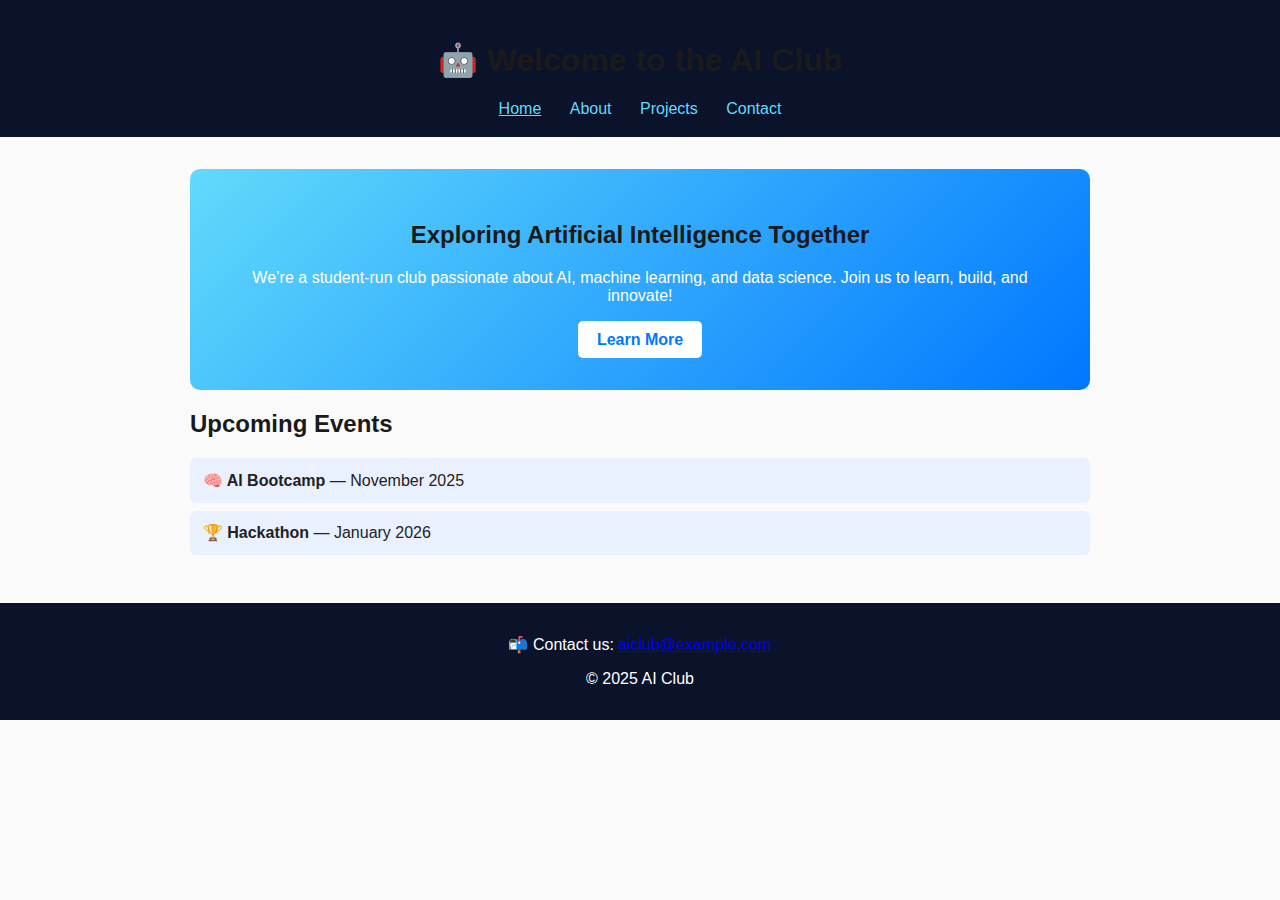
<file: Index.html>
<!DOCTYPE html>
<html lang="en">
<head>
  <meta charset="UTF-8" />
  <meta name="viewport" content="width=device-width, initial-scale=1.0" />
  <title>AI Club</title>
  <link rel="stylesheet" href="style.css" />
</head>
<body>
  <header>
    <h1>🤖 Welcome to the AI Club</h1>
    <nav>
      <a href="index.html" class="active">Home</a>
      <a href="about.html">About</a>
      <a href="projects.html">Projects</a>
      <a href="#contact">Contact</a>
    </nav>
  </header>

  <main>
    <section class="hero">
      <h2>Exploring Artificial Intelligence Together</h2>
      <p>We’re a student-run club passionate about AI, machine learning, and data science. Join us to learn, build, and innovate!</p>
      <a href="about.html" class="btn">Learn More</a>
    </section>

    <section class="events">
      <h2>Upcoming Events</h2>
      <ul>
        <li><strong>🧠 AI Bootcamp</strong> — November 2025</li>
        <li><strong>🏆 Hackathon</strong> — January 2026</li>
      </ul>
    </section>
  </main>

  <footer id="contact">
    <p>📬 Contact us: <a href="mailto:aiclub@example.com">aiclub@example.com</a></p>
    <p>© 2025 AI Club</p>
  </footer>
</body>
</html>
</file>
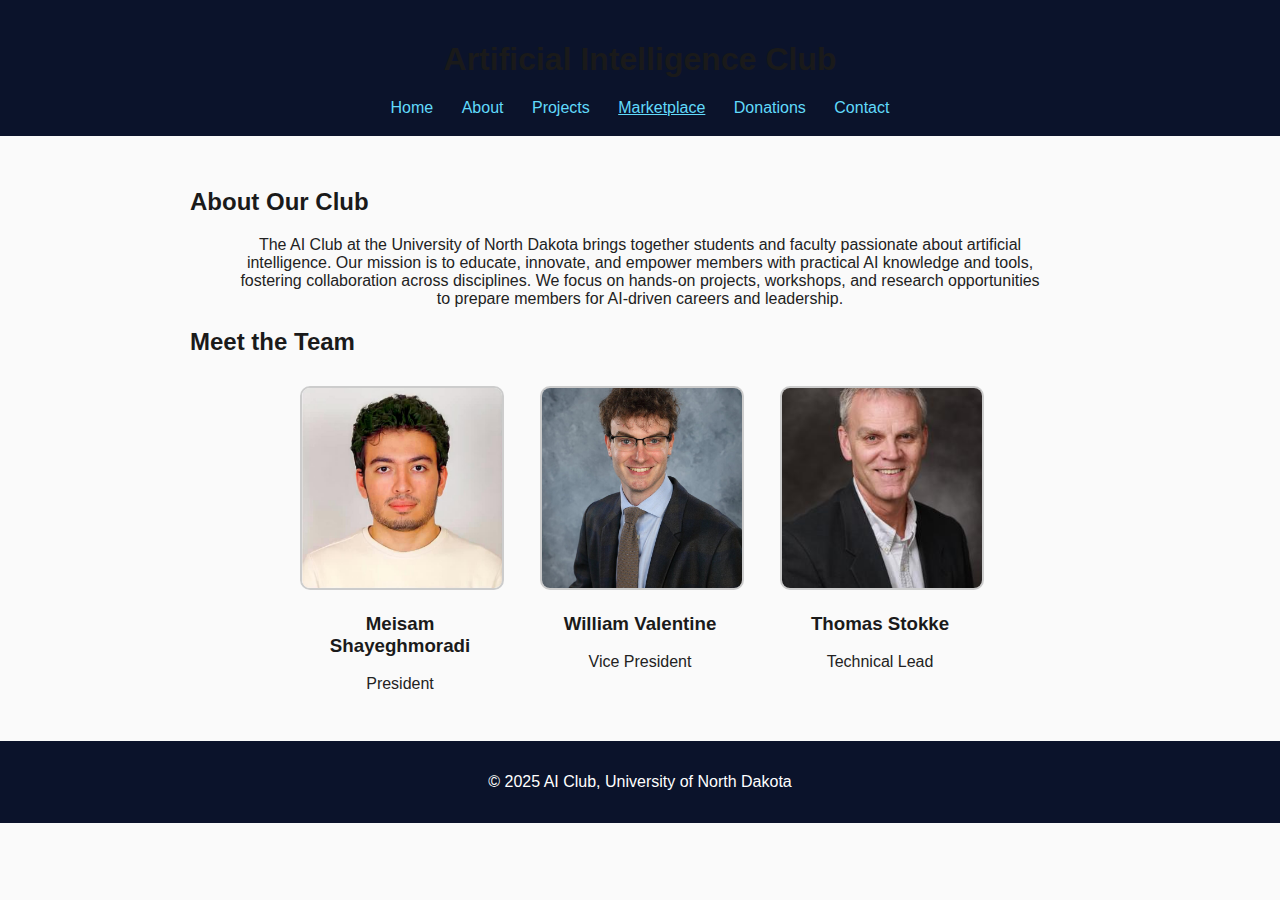
<file: about.html>
<!DOCTYPE html>
<html lang="en">
<head>
    <meta charset="UTF-8">
    <meta name="viewport" content="width=device-width, initial-scale=1.0">
    <title>About - AI Club</title>
    <link rel="stylesheet" href="style.css">

    <style>
        /* Team Section Styling */
        .team-grid {
            display: flex;
            flex-wrap: wrap;
            justify-content: center;
            gap: 40px;
            margin-top: 30px;
        }

        .team-member {
            text-align: center;
            width: 200px;
        }

        .team-member img {
            width: 200px;          /* same width */
            height: 200px;         /* same height */
            object-fit: cover;     /* keeps proportions while cropping edges */
            border-radius: 10px;   /* rounded corners (optional) */
            border: 2px solid #ccc; /* border for consistency (optional) */
        }

        .team-member img:hover {
            transform: scale(1.05);
            transition: 0.3s ease;
        }
    </style>
</head>
<body>
    <!-- Header -->
    <header>
        <h1>Artificial Intelligence Club</h1>
        <nav>
            <a href="index.html">Home</a>
            <a href="about.html">About</a>
            <a href="projects.html">Projects</a>
            <a href="marketplace.html" class="active">Marketplace</a>
            <a href="donations.html">Donations</a>
            <a href="contact.html">Contact</a>
        </nav>
    </header>

    <!-- About Section -->
    <main>
        <section id="about">
            <h2>About Our Club</h2>
            <p style="text-align:center; max-width:800px; margin:auto;">
                The AI Club at the University of North Dakota brings together students and faculty passionate about artificial intelligence. 
                Our mission is to educate, innovate, and empower members with practical AI knowledge and tools, fostering collaboration across disciplines.
                We focus on hands-on projects, workshops, and research opportunities to prepare members for AI-driven careers and leadership.
            </p>
        </section>

        <!-- Team Section -->
        <section id="team">
            <h2>Meet the Team</h2>
            <div class="team-grid">
                <!-- Member 1 -->
                <div class="team-member">
                    <img src="photos/Meisam.png" alt="Meisam Shayeghmoradi">
                    <h3>Meisam Shayeghmoradi</h3>
                    <p>President</p>
                </div>

                <!-- Member 2 -->
                <div class="team-member">
                    <img src="photos/William.png" alt="William Valentine">
                    <h3>William Valentine</h3>
                    <p>Vice President</p>
                </div>

                <!-- Member 3 -->
                <div class="team-member">
                    <img src="photos/Stokke.png" alt="Thomas Stokke">
                    <h3>Thomas Stokke</h3>
                    <p>Technical Lead</p>
                </div>
            </div>
        </section>
    </main>

    <!-- Footer -->
    <footer>
        <p>&copy; 2025 AI Club, University of North Dakota</p>
    </footer>
</body>
</html>
</file>
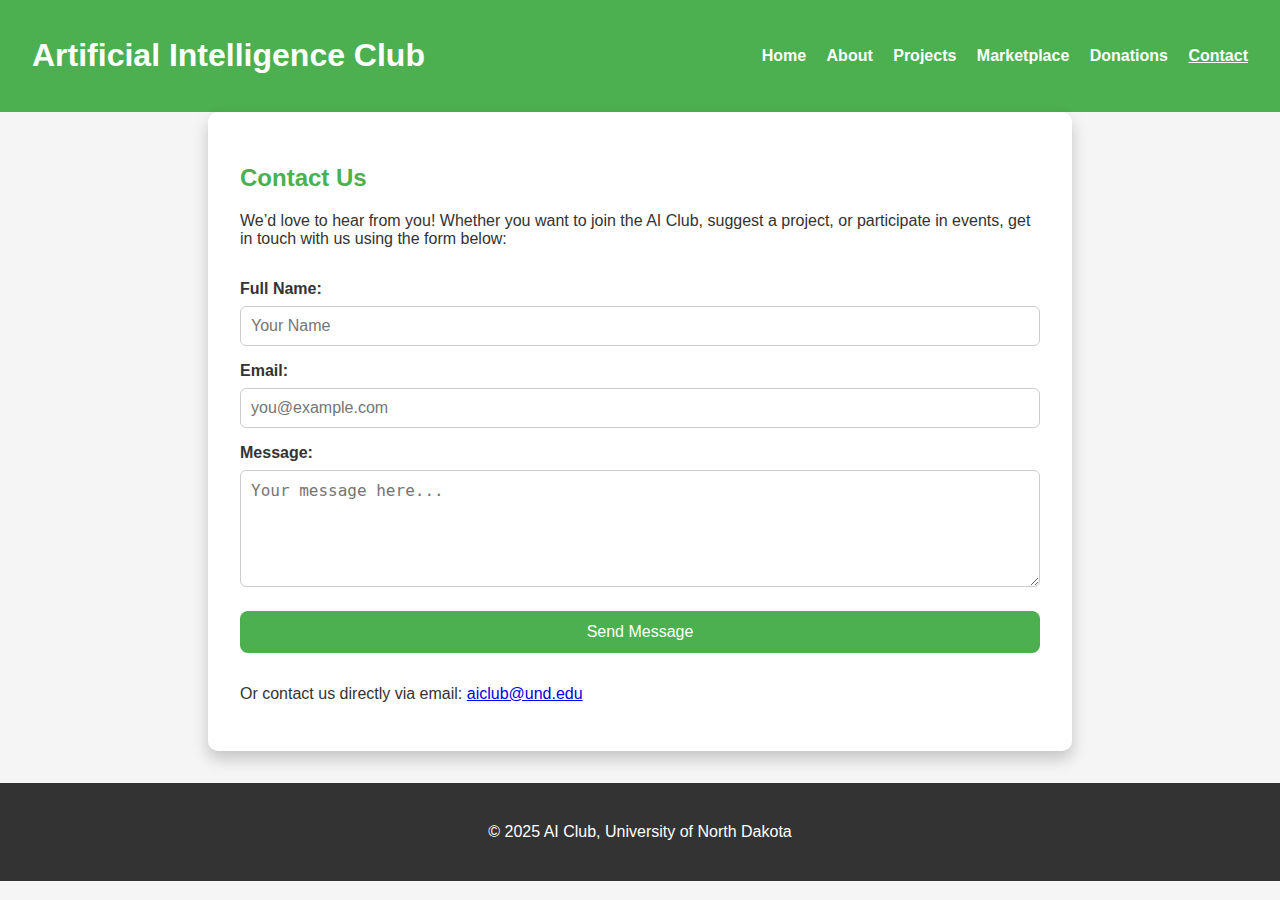
<file: contact.html>
<!DOCTYPE html>
<html lang="en">
<head>
    <meta charset="UTF-8">
    <meta name="viewport" content="width=device-width, initial-scale=1.0">
    <title>Contact - AI Club</title>
    <style>
        body {
            font-family: Arial, sans-serif;
            margin: 0;
            background: #f5f5f5;
            color: #333;
        }
        header {
            background: #4caf50;
            color: white;
            padding: 1rem 2rem;
            display: flex;
            justify-content: space-between;
            align-items: center;
        }
        header nav a {
            color: white;
            margin-left: 1rem;
            text-decoration: none;
            font-weight: bold;
        }
        header nav a.active {
            text-decoration: underline;
        }
        main {
            padding: 2rem;
            max-width: 800px;
            margin: auto;
            background: white;
            border-radius: 10px;
            box-shadow: 0 8px 16px rgba(0,0,0,0.2);
        }
        h2 {
            color: #4caf50;
        }
        .contact-form {
            display: flex;
            flex-direction: column;
        }
        .contact-form label {
            margin-top: 1rem;
            margin-bottom: 0.5rem;
            font-weight: bold;
        }
        .contact-form input,
        .contact-form textarea {
            padding: 10px;
            border-radius: 6px;
            border: 1px solid #ccc;
            font-size: 1rem;
        }
        .contact-form button {
            margin-top: 1.5rem;
            padding: 12px;
            background: #4caf50;
            color: white;
            border: none;
            border-radius: 8px;
            font-size: 1rem;
            cursor: pointer;
            transition: 0.3s;
        }
        .contact-form button:hover {
            background: #45a049;
        }
        footer {
            text-align: center;
            padding: 1.5rem;
            background: #333;
            color: white;
            margin-top: 2rem;
        }
    </style>
</head>
<body>

    <!-- Header -->
    <header>
        <h1>Artificial Intelligence Club</h1>
        <nav>
            <a href="index.html">Home</a>
            <a href="about.html">About</a>
            <a href="projects.html">Projects</a>
            <a href="marketplace.html">Marketplace</a>
            <a href="donations.html">Donations</a>
            <a href="contact.html" class="active">Contact</a>
        </nav>
    </header>

    <!-- Contact Section -->
    <main>
        <section id="contact">
            <h2>Contact Us</h2>
            <p>We’d love to hear from you! Whether you want to join the AI Club, suggest a project, or participate in events, get in touch with us using the form below:</p>
            
            <!-- Form using mailto -->
            <form class="contact-form" onsubmit="sendEmail(event)">
                <label for="name">Full Name:</label>
                <input type="text" id="name" placeholder="Your Name" required>

                <label for="email">Email:</label>
                <input type="email" id="email" placeholder="you@example.com" required>

                <label for="message">Message:</label>
                <textarea id="message" rows="5" placeholder="Your message here..." required></textarea>

                <button type="submit">Send Message</button>
            </form>

            <p style="margin-top:2rem;">
                Or contact us directly via email: <a href="mailto:aiclub@und.edu">aiclub@und.edu</a>
            </p>
        </section>
    </main>

    <!-- Footer -->
    <footer>
        <p>&copy; 2025 AI Club, University of North Dakota</p>
    </footer>

    <script>
        function sendEmail(event) {
            event.preventDefault();
            const name = document.getElementById('name').value.trim();
            const email = document.getElementById('email').value.trim();
            const message = document.getElementById('message').value.trim();

            if(name && email && message) {
                const subject = encodeURIComponent("AI Club Contact Form Message");
                const body = encodeURIComponent(
                    `Name: ${name}\nEmail: ${email}\n\nMessage:\n${message}`
                );
                window.location.href = `mailto:aiclub@und.edu?subject=${subject}&body=${body}`;
            } else {
                alert("Please fill in all fields.");
            }
        }
    </script>

</body>
</html>
</file>
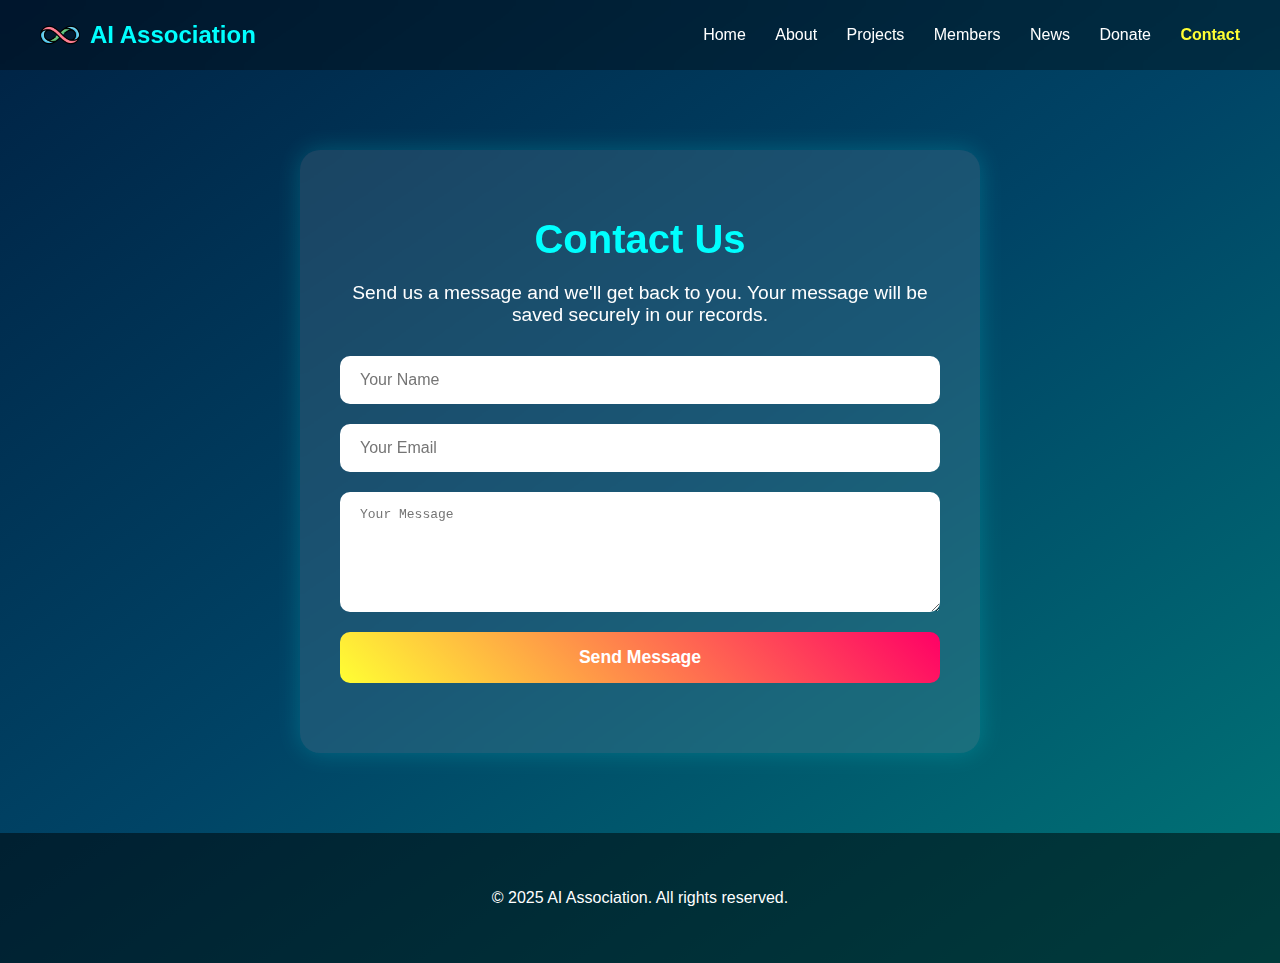
<file: contactx.html>
<!DOCTYPE html>
<html lang="en">
<head>
  <meta charset="UTF-8" />
  <meta name="viewport" content="width=device-width, initial-scale=1.0" />
  <title>Contact - AI Association</title>
  <link rel="icon" href="photos/Club.png" type="image/png" />
  <style>
    body {
      font-family: "Poppins", sans-serif;
      background: linear-gradient(145deg, #002244, #004466, #007777);
      color: #fff;
      margin: 0;
      padding: 0;
    }

    header {
      position: sticky;
      top: 0;
      backdrop-filter: blur(12px);
      background: rgba(0,0,0,0.35);
      padding: 15px 40px;
      display: flex;
      justify-content: space-between;
      align-items: center;
    }

    .logo {
      display: flex;
      align-items: center;
      gap: 10px;
      font-size: 1.5em;
      font-weight: bold;
      color: #00ffff;
    }

    .logo img { width: 40px; height: 40px; }

    nav a {
      color: #fff;
      margin-left: 25px;
      text-decoration: none;
      font-weight: 500;
    }

    nav a:hover { color: #ff3; }

    .contact-section {
      max-width: 600px;
      margin: 80px auto;
      background: rgba(255,255,255,0.1);
      padding: 40px;
      border-radius: 20px;
      backdrop-filter: blur(8px);
      text-align: center;
      box-shadow: 0 0 25px rgba(0,255,255,0.2);
    }

    .contact-section h1 {
      color: #00ffff;
      font-size: 2.5em;
      margin-bottom: 20px;
    }

    .contact-section p {
      margin-bottom: 30px;
      font-size: 1.2em;
    }

    form {
      display: flex;
      flex-direction: column;
      gap: 20px;
    }

    input, textarea {
      padding: 15px 20px;
      font-size: 1em;
      border-radius: 10px;
      border: none;
      outline: none;
    }

    button {
      padding: 15px 25px;
      font-size: 1.1em;
      font-weight: bold;
      border: none;
      border-radius: 10px;
      cursor: pointer;
      background: linear-gradient(45deg, #ff3, #f06);
      color: #fff;
      transition: background 0.3s;
    }

    button:hover {
      background: linear-gradient(45deg, #f06, #ff3);
    }

    footer {
      text-align: center;
      padding: 40px 20px;
      background: rgba(0,0,0,0.5);
      color: #fff;
    }

    footer a { color: #00ffff; margin: 0 10px; }
  </style>
</head>
<body>
  <header>
    <div class="logo">
      <img src="photos/Club.png" alt="AI Association Logo" />
      <span>AI Association</span>
    </div>
    <nav>
      <a href="index.html">Home</a>
      <a href="index.html#about">About</a>
      <a href="index.html#projects">Projects</a>
      <a href="index.html#members">Members</a>
      <a href="index.html#ai-news">News</a>
      <a href="donation.html">Donate</a>
      <a href="contact.html" style="color:#ff3; font-weight:bold;">Contact</a>
    </nav>
  </header>

  <section class="contact-section">
    <h1>Contact Us</h1>
    <p>Send us a message and we'll get back to you. Your message will be saved securely in our records.</p>
    
    <form id="contact-form">
      <input type="text" name="name" placeholder="Your Name" required />
      <input type="email" name="email" placeholder="Your Email" required />
      <textarea name="message" rows="6" placeholder="Your Message" required></textarea>
      <button type="submit">Send Message</button>
    </form>
    <p id="response-message" style="margin-top:20px;"></p>
  </section>

  <footer>
    <p>&copy; 2025 AI Association. All rights reserved.</p>
  </footer>

  <!-- Google Apps Script integration -->
  <script>
    const form = document.getElementById('contact-form');
    const responseMessage = document.getElementById('response-message');

    form.addEventListener('submit', e => {
      e.preventDefault();

      const data = new FormData(form);

      fetch('https://script.google.com/macros/s/AKfycbyNEus49mqMNv3auk7cGeNVHUgMAT0ZFOk0lT-frQCgrTJwCZ6NyDgIJwd8w2EW4526FA/exec', {
        method: 'POST',
        body: data
      })
      .then(res => res.text())
      .then(response => {
        responseMessage.innerText = 'Thank you! Your message has been sent.';
        form.reset();
      })
      .catch(err => {
        responseMessage.innerText = 'Oops! Something went wrong. Try again later.';
        console.error(err);
      });
    });
  </script>
</body>
</html>
</file>
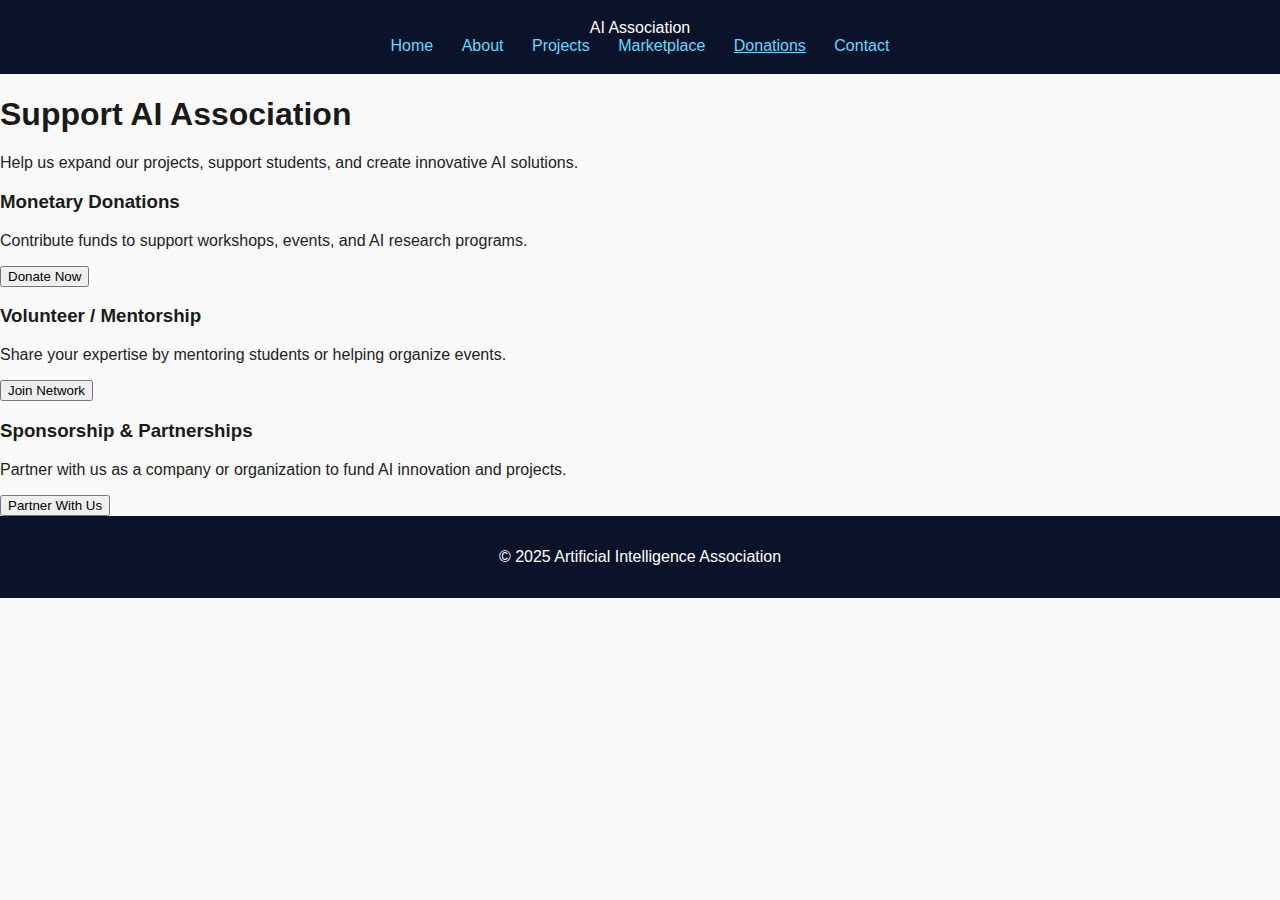
<file: donations.html>
<!DOCTYPE html>
<html lang="en">
<head>
    <meta charset="UTF-8">
    <meta name="viewport" content="width=device-width, initial-scale=1.0">
    <title>Donations & Networking | AI Association</title>
    <link rel="stylesheet" href="style.css">
</head>
<body>
    <header>
        <div class="logo">AI Association</div>
        <nav>
            <a href="index.html">Home</a>
            <a href="about.html">About</a>
            <a href="projects.html">Projects</a>
            <a href="marketplace.html">Marketplace</a>
            <a href="donations.html" class="active">Donations</a>
            <a href="contact.html">Contact</a>
        </nav>
    </header>

    <section id="donations-hero">
        <h1>Support AI Association</h1>
        <p>Help us expand our projects, support students, and create innovative AI solutions.</p>
    </section>

    <section id="donation-cards">
        <div class="donation-card">
            <h3>Monetary Donations</h3>
            <p>Contribute funds to support workshops, events, and AI research programs.</p>
            <button>Donate Now</button>
        </div>
        <div class="donation-card">
            <h3>Volunteer / Mentorship</h3>
            <p>Share your expertise by mentoring students or helping organize events.</p>
            <button>Join Network</button>
        </div>
        <div class="donation-card">
            <h3>Sponsorship & Partnerships</h3>
            <p>Partner with us as a company or organization to fund AI innovation and projects.</p>
            <button>Partner With Us</button>
        </div>
    </section>

    <footer>
        <p>&copy; 2025 Artificial Intelligence Association</p>
    </footer>
</body>
</html>
</file>
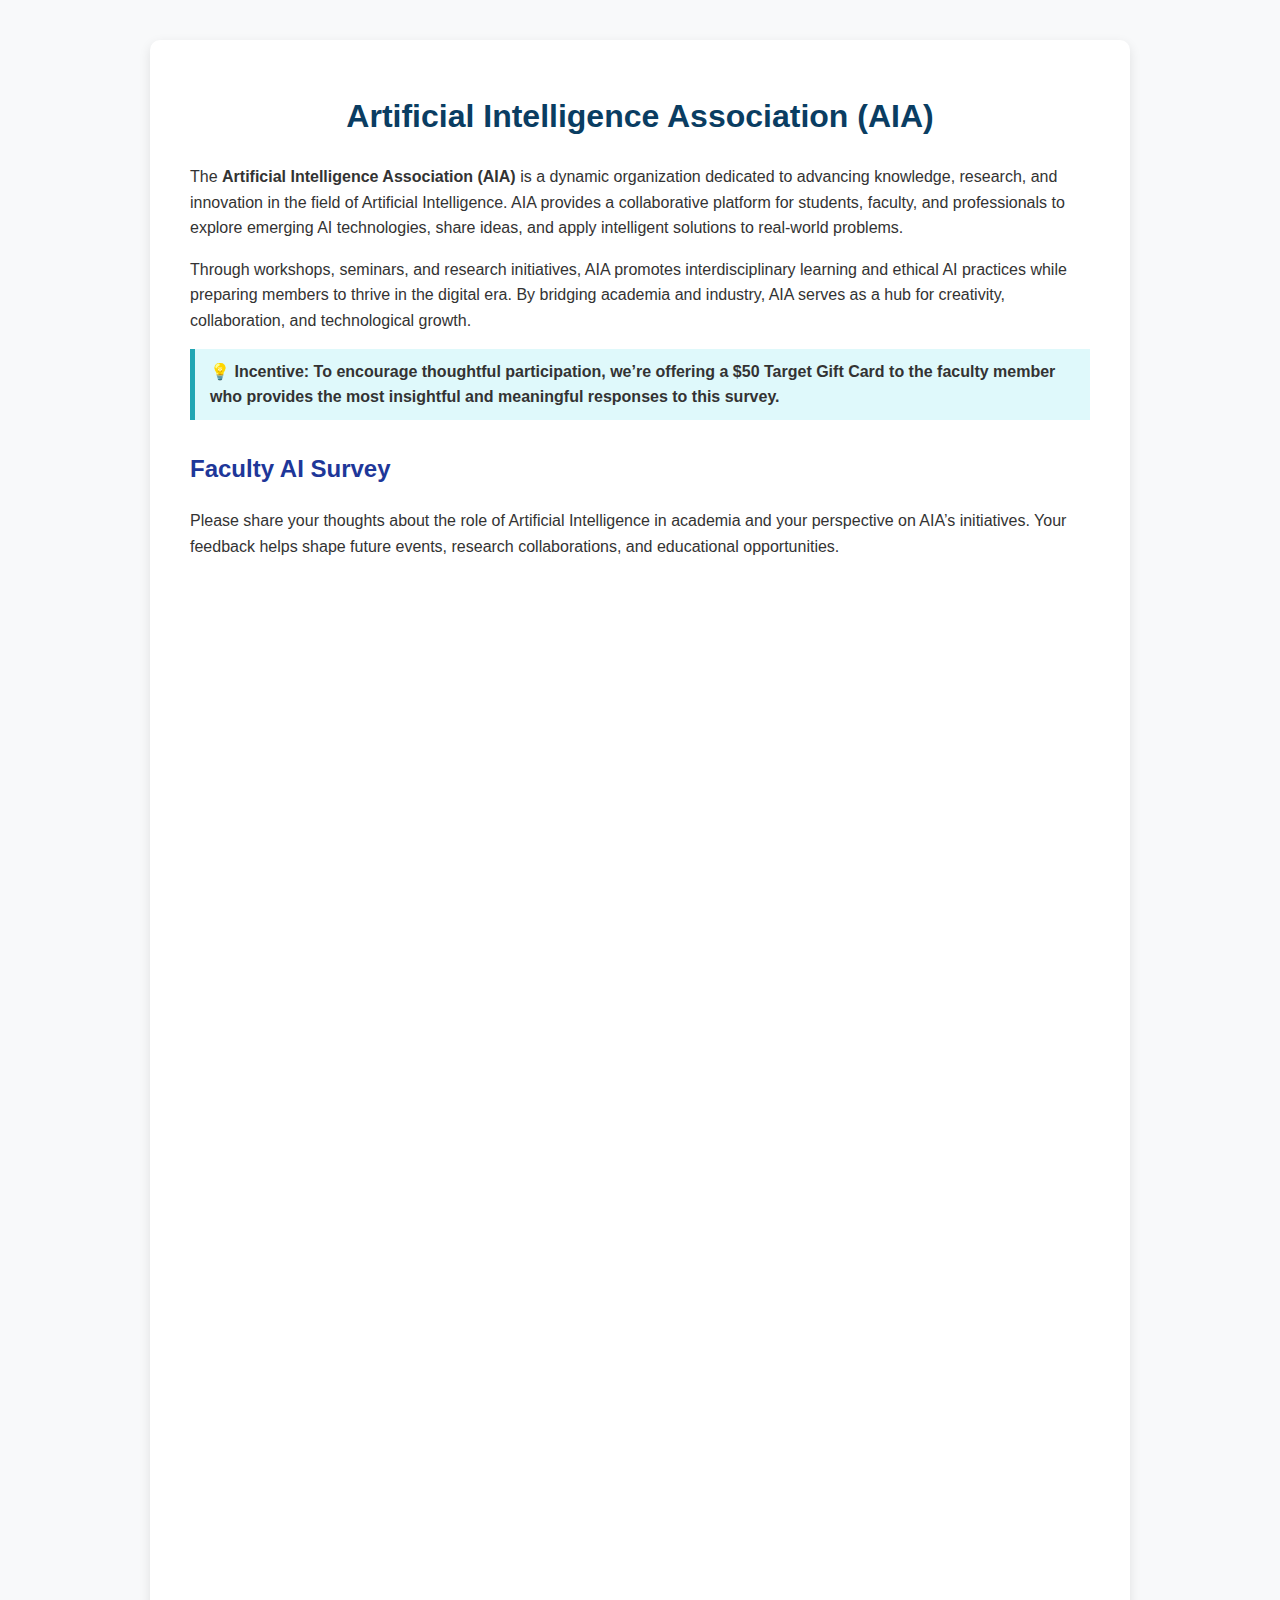
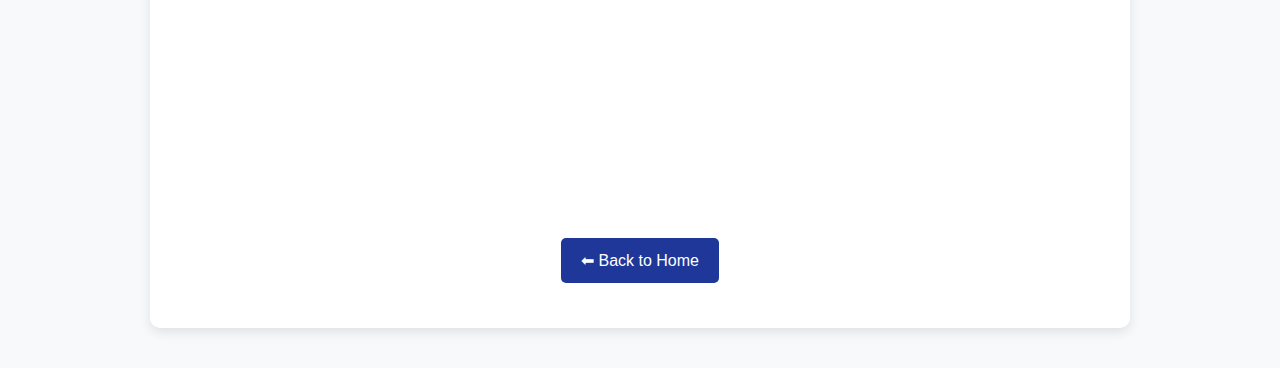
<file: form.html>
<!DOCTYPE html>
<html lang="en">
<head>
  <meta charset="UTF-8" />
  <meta name="viewport" content="width=device-width, initial-scale=1.0" />
  <title>AIA Faculty Survey</title>
  <style>
    body {
      font-family: "Segoe UI", Arial, sans-serif;
      background-color: #f8f9fa;
      margin: 0;
      padding: 40px;
      color: #333;
      line-height: 1.6;
    }
    .container {
      max-width: 900px;
      margin: auto;
      background: #fff;
      padding: 30px 40px;
      border-radius: 10px;
      box-shadow: 0 4px 12px rgba(0, 0, 0, 0.1);
    }
    h1 {
      color: #0a3d62;
      text-align: center;
    }
    h2 {
      color: #1e3799;
      margin-top: 30px;
    }
    p {
      margin-bottom: 15px;
    }
    .highlight {
      background-color: #dff9fb;
      border-left: 5px solid #22a6b3;
      padding: 10px 15px;
      font-weight: 600;
    }
    iframe {
      border: none;
      width: 100%;
      height: 1200px;
      margin-top: 20px;
    }
    .back-link {
      display: inline-block;
      margin-top: 20px;
      text-decoration: none;
      background-color: #1e3799;
      color: #fff;
      padding: 10px 20px;
      border-radius: 5px;
      transition: background-color 0.3s ease;
    }
    .back-link:hover {
      background-color: #0a3d62;
    }
  </style>
</head>
<body>
  <div class="container">
    <h1>Artificial Intelligence Association (AIA)</h1>
    <p>
      The <strong>Artificial Intelligence Association (AIA)</strong> is a dynamic organization dedicated to advancing knowledge, research, and innovation in the field of Artificial Intelligence. AIA provides a collaborative platform for students, faculty, and professionals to explore emerging AI technologies, share ideas, and apply intelligent solutions to real-world problems.
    </p>
    <p>
      Through workshops, seminars, and research initiatives, AIA promotes interdisciplinary learning and ethical AI practices while preparing members to thrive in the digital era. By bridging academia and industry, AIA serves as a hub for creativity, collaboration, and technological growth.
    </p>
    <div class="highlight">
      💡 <strong>Incentive:</strong> To encourage thoughtful participation, we’re offering a 
      <strong>$50 Target Gift Card</strong> to the faculty member who provides the most insightful and meaningful responses to this survey.
    </div>

    <h2>Faculty AI Survey</h2>
    <p>
      Please share your thoughts about the role of Artificial Intelligence in academia and your perspective on AIA’s initiatives. Your feedback helps shape future events, research collaborations, and educational opportunities.
    </p>

    <!-- 🔗 Embed your Microsoft Form below -->
    <iframe 
      src="https://forms.office.com/r/Cf7wZaGbzC"
      frameborder="0"
      marginwidth="0"
      marginheight="0"
      style="border: none; max-width:100%; height:1200px;"
      allowfullscreen
      webkitallowfullscreen
      mozallowfullscreen
      msallowfullscreen>
    </iframe>

    <!-- Back to home page -->
    <p style="text-align:center;">
      <a href="index.html" class="back-link">⬅ Back to Home</a>
    </p>
  </div>
</body>
</html>
</file>
<file: style.css>
body {
  font-family: "Segoe UI", Arial, sans-serif;
  background: #fafafa;
  color: #222;
  margin: 0;
}

header {
  background: #0b132b;
  color: white;
  text-align: center;
  padding: 1.2em 0;
}

nav a {
  color: #61dafb;
  margin: 0 12px;
  text-decoration: none;
  font-weight: 500;
}

nav a.active {
  text-decoration: underline;
}

main {
  max-width: 900px;
  margin: auto;
  padding: 2em;
}

h1, h2, h3 {
  color: #1a1a1a;
}

.hero {
  background: linear-gradient(135deg, #61dafb, #0077ff);
  color: white;
  padding: 2em;
  border-radius: 10px;
  text-align: center;
}

.btn {
  display: inline-block;
  background: white;
  color: #0077ff;
  padding: 0.6em 1.2em;
  border-radius: 5px;
  text-decoration: none;
  font-weight: bold;
}

.events ul {
  list-style: none;
  padding: 0;
}

.events li {
  background: #e9f1ff;
  padding: 0.8em;
  margin-bottom: 0.5em;
  border-radius: 6px;
}

.members {
  list-style: none;
  padding: 0;
}

.members li {
  background: #f1f1f1;
  padding: 0.5em;
  margin-bottom: 0.5em;
  border-radius: 6px;
}

.project-list {
  display: grid;
  grid-template-columns: repeat(auto-fit, minmax(250px, 1fr));
  gap: 1em;
}

.project-list article {
  background: #f9f9f9;
  padding: 1em;
  border-radius: 8px;
  box-shadow: 0 2px 6px rgba(0,0,0,0.1);
}

footer {
  text-align: center;
  background: #0b132b;
  color: white;
  padding: 1em;
}
</file>
